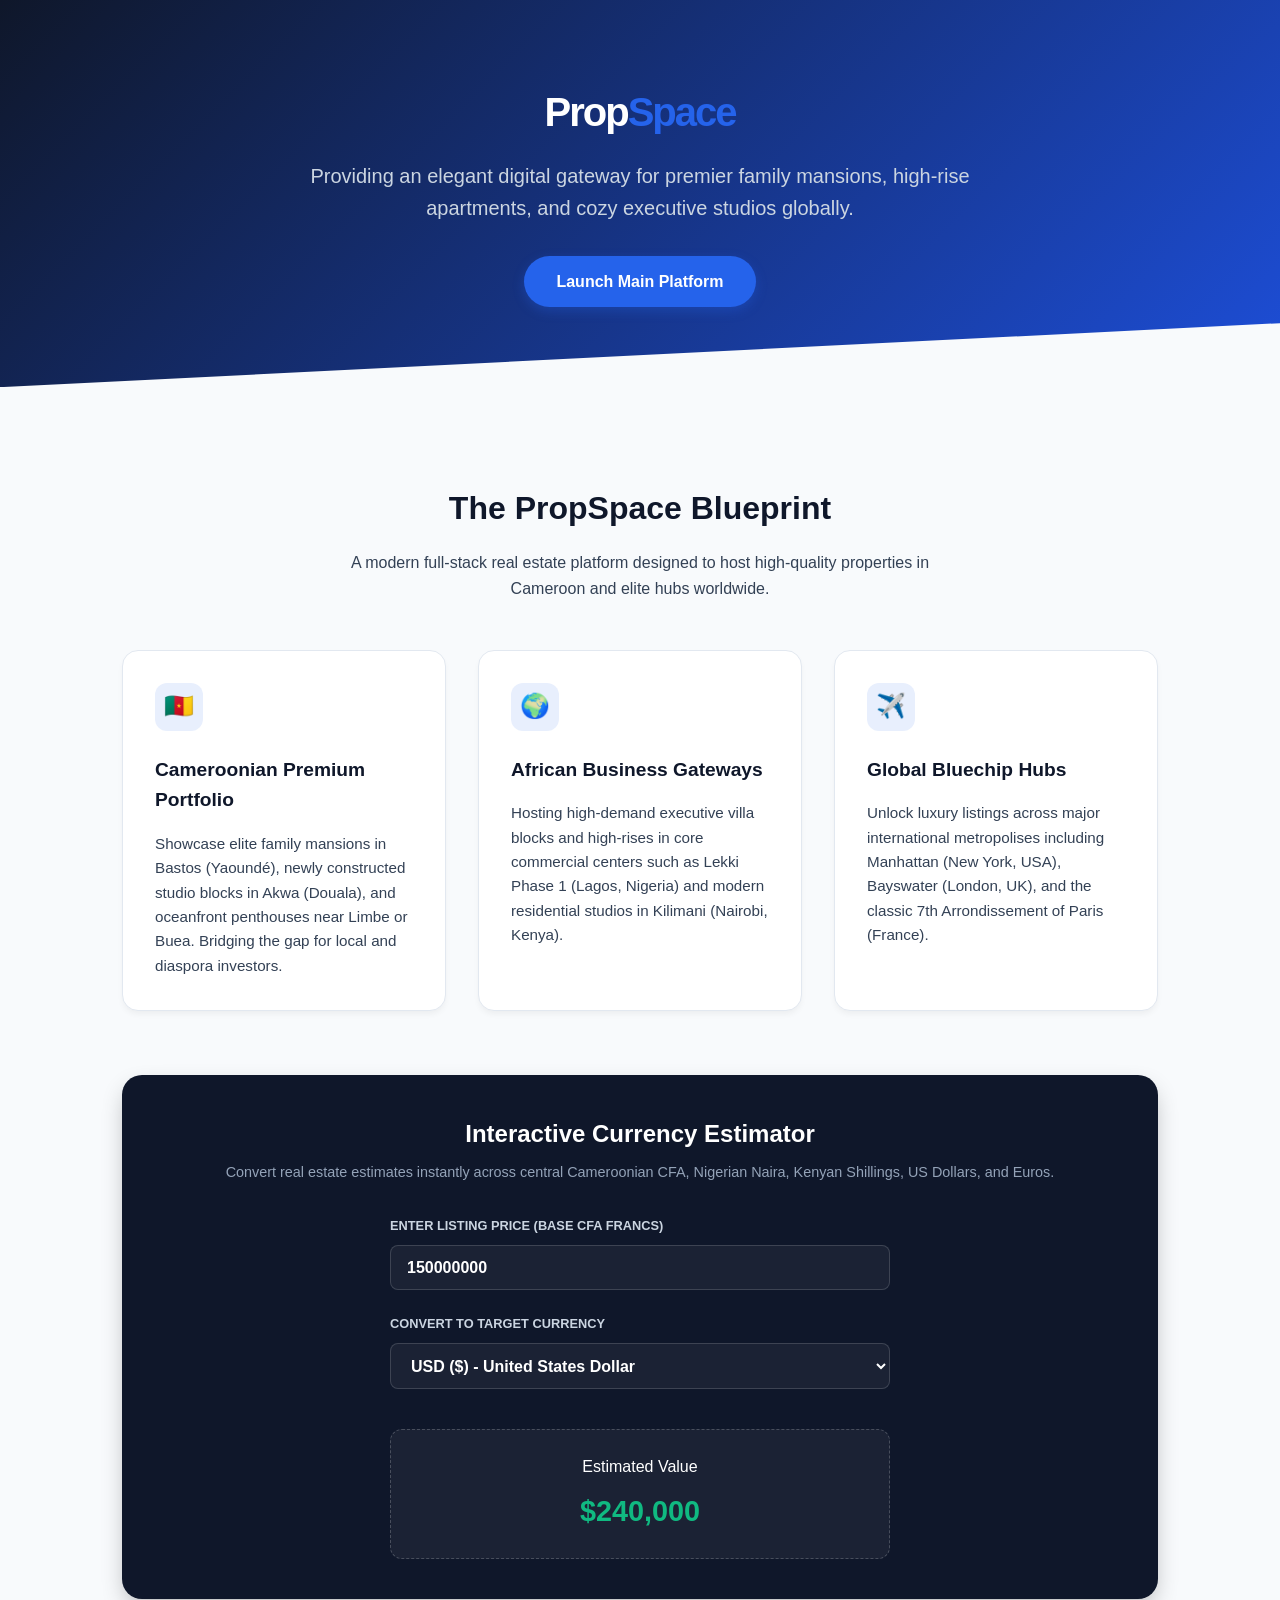
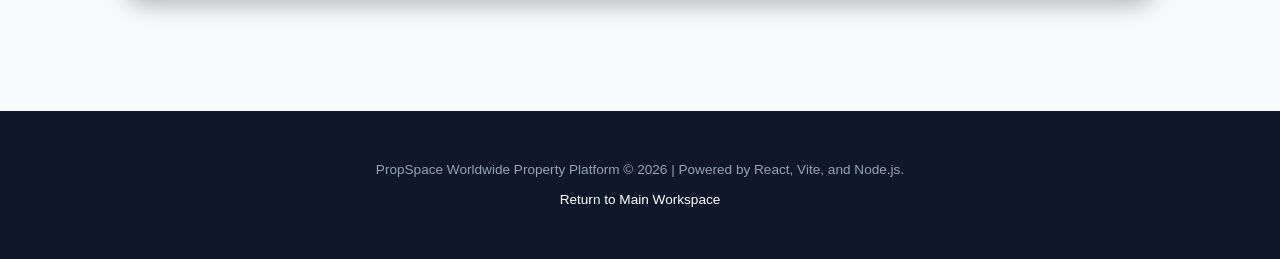
<file: about.html>
<!DOCTYPE html>
<html lang="en">
<head>
  <meta charset="UTF-8">
  <meta name="viewport" content="width=device-width, initial-scale=1.0">
  <title>About PropSpace | Worldwide Premium Properties & Portfolios</title>
  <style>
    /* Custom CSS Layouts & Design Tokens */
    :root {
      --primary: #2563eb;
      --primary-dark: #1d4ed8;
      --accent-emerald: #10b981;
      --accent-amber: #f59e0b;
      --slate-50: #f8fafc;
      --slate-100: #f1f5f9;
      --slate-200: #e2e8f0;
      --slate-700: #334155;
      --slate-800: #1e293b;
      --slate-900: #0f172a;
    }

    * {
      box-sizing: border-box;
      margin: 0;
      padding: 0;
    }

    body {
      font-family: -apple-system, BlinkMacSystemFont, "Segoe UI", Roboto, "Helvetica Neue", Arial, sans-serif;
      line-height: 1.6;
      color: var(--slate-700);
      background-color: var(--slate-50);
    }

    header {
      background: linear-gradient(135deg, var(--slate-900) 0%, var(--primary-dark) 100%);
      color: white;
      padding: 5rem 2rem;
      text-align: center;
      position: relative;
      overflow: hidden;
    }

    header::after {
      content: '';
      position: absolute;
      bottom: 0;
      left: 0;
      right: 0;
      height: 4rem;
      background: var(--slate-50);
      clip-path: polygon(0 100%, 100% 100%, 100% 0);
    }

    .container {
      max-width: 1100px;
      margin: 0 auto;
      padding: 2rem;
    }

    .brand-logo {
      font-size: 2.5rem;
      font-weight: 800;
      letter-spacing: -0.05em;
      margin-bottom: 1rem;
    }

    .brand-logo span {
      color: var(--primary);
    }

    .tagline {
      font-size: 1.25rem;
      color: #cbd5e1;
      max-width: 700px;
      margin: 0 auto 2rem;
    }

    .cta-button {
      display: inline-block;
      background-color: var(--primary);
      color: white;
      text-decoration: none;
      font-weight: 700;
      padding: 0.8rem 2rem;
      border-radius: 50px;
      transition: all 0.2s ease;
      box-shadow: 0 4px 12px rgba(37, 99, 235, 0.3);
    }

    .cta-button:hover {
      background-color: var(--primary-dark);
      transform: translateY(-2px);
    }

    .grid {
      display: grid;
      grid-template-columns: repeat(auto-fit, minmax(300px, 1fr));
      gap: 2rem;
      margin-top: 3rem;
    }

    .card {
      background-color: white;
      border: 1px solid var(--slate-200);
      border-radius: 16px;
      padding: 2rem;
      box-shadow: 0 4px 6px -1px rgba(0, 0, 0, 0.05);
      transition: all 0.3s ease;
    }

    .card:hover {
      transform: translateY(-5px);
      box-shadow: 0 12px 20px -5px rgba(0, 0, 0, 0.1);
      border-color: rgba(37, 99, 235, 0.3);
    }

    .card-icon {
      width: 48px;
      height: 48px;
      background-color: rgba(37, 99, 235, 0.1);
      color: var(--primary);
      border-radius: 12px;
      display: flex;
      align-items: center;
      justify-content: center;
      font-size: 1.5rem;
      font-weight: bold;
      margin-bottom: 1.5rem;
    }

    .card-title {
      font-size: 1.2rem;
      font-weight: 700;
      color: var(--slate-900);
      margin-bottom: 1rem;
    }

    .card-desc {
      font-size: 0.95rem;
      color: var(--slate-705);
    }

    .section-title {
      font-size: 2rem;
      font-weight: 800;
      color: var(--slate-900);
      text-align: center;
      margin-top: 4rem;
      margin-bottom: 1rem;
    }

    .section-subtitle {
      text-align: center;
      color: var(--slate-700);
      max-width: 600px;
      margin: 0 auto 3rem;
    }

    /* Currency Conversion Simulator style */
    .simulator-box {
      background-color: var(--slate-900);
      color: white;
      border-radius: 20px;
      padding: 2.5rem;
      margin-top: 4rem;
      box-shadow: 0 10px 25px -5px rgba(0, 0, 0, 0.3);
    }

    .simulator-title {
      font-size: 1.5rem;
      font-weight: 800;
      color: white;
      margin-bottom: 0.5rem;
      text-align: center;
    }

    .simulator-subtitle {
      font-size: 0.9rem;
      color: #94a3b8;
      text-align: center;
      margin-bottom: 2rem;
    }

    .sim-form {
      display: flex;
      flex-direction: column;
      gap: 1.5rem;
      max-width: 500px;
      margin: 0 auto;
    }

    .sim-field {
      display: flex;
      flex-direction: column;
      gap: 0.5rem;
    }

    .sim-field label {
      font-size: 0.8rem;
      font-weight: 700;
      color: #cbd5e1;
      text-transform: uppercase;
    }

    .sim-field input, .sim-field select {
      padding: 0.8rem 1rem;
      background-color: rgba(255, 255, 255, 0.05);
      border: 1px solid rgba(255, 255, 255, 0.15);
      border-radius: 8px;
      color: white;
      font-size: 1rem;
      font-weight: 600;
      outline: none;
      transition: all 0.2s ease;
    }

    .sim-field input:focus, .sim-field select:focus {
      border-color: var(--primary);
      background-color: rgba(255, 255, 255, 0.1);
    }

    .sim-result {
      background-color: rgba(255, 255, 255, 0.05);
      border: 1px dashed rgba(255, 255, 255, 0.2);
      border-radius: 12px;
      padding: 1.5rem;
      text-align: center;
      margin-top: 1rem;
    }

    .sim-result-value {
      font-size: 1.8rem;
      font-weight: 800;
      color: var(--accent-emerald);
      margin-top: 0.5rem;
    }

    footer {
      background-color: var(--slate-900);
      color: #94a3b8;
      padding: 3rem 2rem;
      text-align: center;
      margin-top: 5rem;
      border-t: 1px solid rgba(255, 255, 255, 0.1);
      font-size: 0.85rem;
    }

    footer a {
      color: white;
      text-decoration: none;
    }

    footer a:hover {
      text-decoration: underline;
    }
  </style>
</head>
<body>

  <header>
    <div class="brand-logo">Prop<span>Space</span></div>
    <p class="tagline">Providing an elegant digital gateway for premier family mansions, high-rise apartments, and cozy executive studios globally.</p>
    <a href="/" class="cta-button">Launch Main Platform</a>
  </header>

  <main class="container">
    <h2 class="section-title">The PropSpace Blueprint</h2>
    <p class="section-subtitle">A modern full-stack real estate platform designed to host high-quality properties in Cameroon and elite hubs worldwide.</p>

    <div class="grid">
      <!-- Card 1 -->
      <div class="card">
        <div class="card-icon">🇨🇲</div>
        <h3 class="card-title">Cameroonian Premium Portfolio</h3>
        <p class="card-desc">Showcase elite family mansions in Bastos (Yaoundé), newly constructed studio blocks in Akwa (Douala), and oceanfront penthouses near Limbe or Buea. Bridging the gap for local and diaspora investors.</p>
      </div>

      <!-- Card 2 -->
      <div class="card">
        <div class="card-icon">🌍</div>
        <h3 class="card-title">African Business Gateways</h3>
        <p class="card-desc">Hosting high-demand executive villa blocks and high-rises in core commercial centers such as Lekki Phase 1 (Lagos, Nigeria) and modern residential studios in Kilimani (Nairobi, Kenya).</p>
      </div>

      <!-- Card 3 -->
      <div class="card">
        <div class="card-icon">✈️</div>
        <h3 class="card-title">Global Bluechip Hubs</h3>
        <p class="card-desc">Unlock luxury listings across major international metropolises including Manhattan (New York, USA), Bayswater (London, UK), and the classic 7th Arrondissement of Paris (France).</p>
      </div>
    </div>

    <!-- Embedded Interactive JavaScript Section -->
    <div class="simulator-box">
      <h3 class="simulator-title">Interactive Currency Estimator</h3>
      <p class="simulator-subtitle">Convert real estate estimates instantly across central Cameroonian CFA, Nigerian Naira, Kenyan Shillings, US Dollars, and Euros.</p>

      <div class="sim-form">
        <div class="sim-field">
          <label for="amount">Enter Listing Price (Base CFA Francs)</label>
          <input type="number" id="amount" value="150000000">
        </div>

        <div class="sim-field">
          <label for="currency">Convert To Target Currency</label>
          <select id="currency">
            <option value="USD">USD ($) - United States Dollar</option>
            <option value="EUR">EUR (€) - Euro (Europe/France)</option>
            <option value="GBP">GBP (£) - British Pound (UK)</option>
            <option value="NGN">NGN (₦) - Nigerian Naira</option>
            <option value="KES">KES (KSh) - Kenyan Shilling</option>
          </select>
        </div>

        <div class="sim-result">
          <label>Estimated Value</label>
          <div class="sim-result-value" id="result-display">$240,000</div>
        </div>
      </div>
    </div>

  </main>

  <footer>
    <p>PropSpace Worldwide Property Platform &copy; 2026 | Powered by React, Vite, and Node.js.</p>
    <p style="margin-top: 0.5rem;"><a href="/">Return to Main Workspace</a></p>
  </footer>

  <script>
    // Embedded client-side Vanilla JavaScript
    const amountInput = document.getElementById('amount');
    const currencySelect = document.getElementById('currency');
    const resultDisplay = document.getElementById('result-display');

    // Baseline conversions for 1 CFA Franc (XAF)
    const rates = {
      USD: 0.0016,
      EUR: 0.0015,
      GBP: 0.0013,
      NGN: 2.45,
      KES: 0.21
    };

    const symbols = {
      USD: '$',
      EUR: '€',
      GBP: '£',
      NGN: '₦',
      KES: 'KSh'
    };

    function recalculate() {
      const amount = parseFloat(amountInput.value) || 0;
      const target = currencySelect.value;
      const rate = rates[target] || 0;
      const symbol = symbols[target] || '$';

      const converted = amount * rate;
      resultDisplay.textContent = symbol + Math.round(converted).toLocaleString();
    }

    amountInput.addEventListener('input', recalculate);
    currencySelect.addEventListener('change', recalculate);

    // Run first calculation on load
    recalculate();
  </script>
</body>
</html>
</file>
